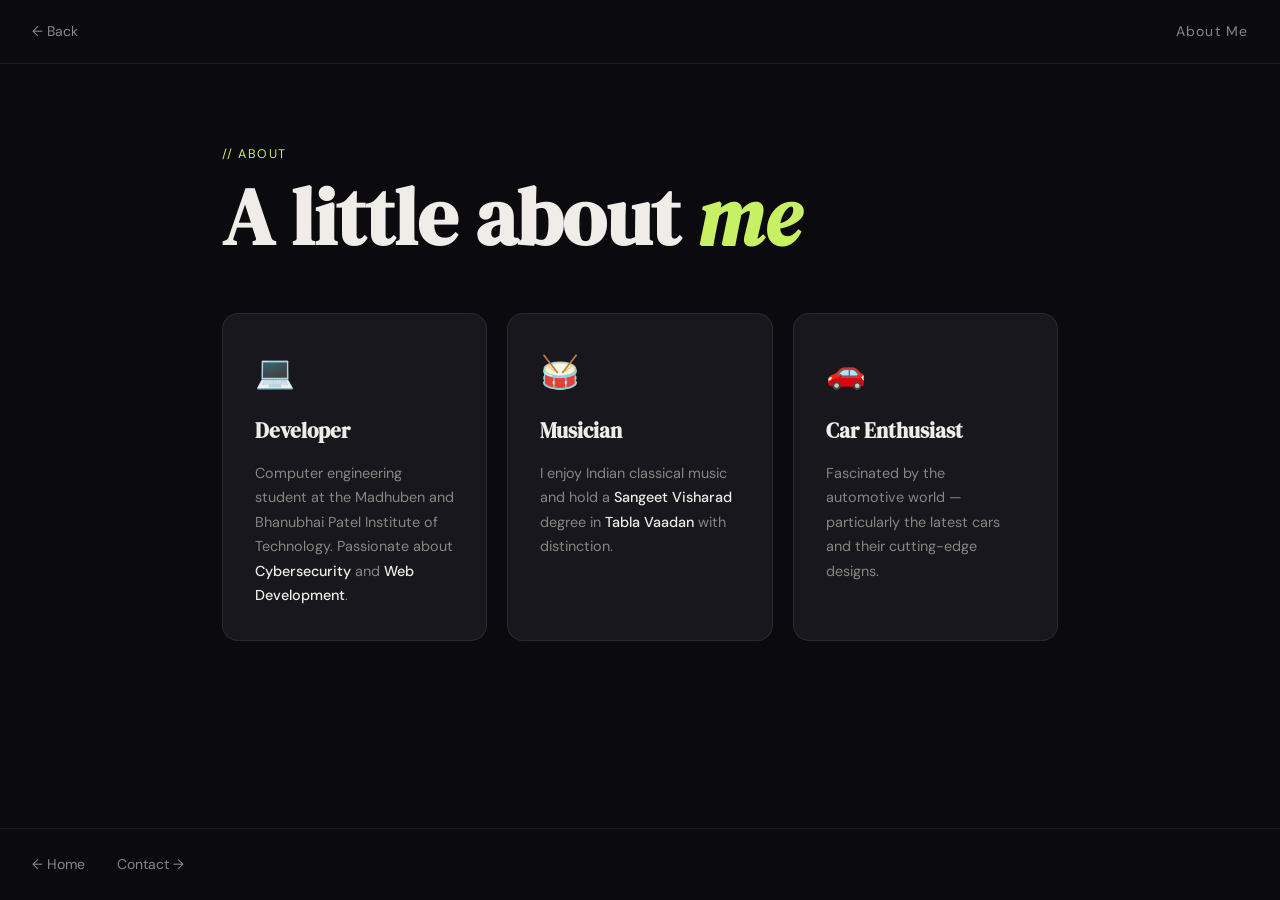
<file: public/about.html>
<!DOCTYPE html>
<html lang="en">
<head>
  <meta charset="UTF-8" />
  <meta name="viewport" content="width=device-width, initial-scale=1.0" />
  <title>About — Adit Shah</title>
  <link rel="preconnect" href="https://fonts.googleapis.com" />
  <link rel="preconnect" href="https://fonts.gstatic.com" crossorigin />
  <link href="https://fonts.googleapis.com/css2?family=DM+Serif+Display:ital@0;1&family=DM+Sans:wght@300;400;500&display=swap" rel="stylesheet" />
  <link rel="stylesheet" href="./style3.css" />
</head>
<body>
  <nav>
    <a class="nav-logo" href="../index.html">← Back</a>
    <span class="nav-title">About Me</span>
  </nav>

  <main>
    <div class="page-header">
      <div class="label">// About</div>
      <h1>A little about <em>me</em></h1>
    </div>

    <div class="about-grid">
      <div class="about-card">
        <div class="about-icon">💻</div>
        <h2>Developer</h2>
        <p>Computer engineering student at the Madhuben and Bhanubhai Patel Institute of Technology. Passionate about <strong>Cybersecurity</strong> and <strong>Web Development</strong>.</p>
      </div>
      <div class="about-card">
        <div class="about-icon">🥁</div>
        <h2>Musician</h2>
        <p>I enjoy Indian classical music and hold a <strong>Sangeet Visharad</strong> degree in <strong>Tabla Vaadan</strong> with distinction.</p>
      </div>
      <div class="about-card">
        <div class="about-icon">🚗</div>
        <h2>Car Enthusiast</h2>
        <p>Fascinated by the automotive world — particularly the latest cars and their cutting-edge designs.</p>
      </div>
    </div>
  </main>

  <footer>
    <a href="../index.html">← Home</a>
    <a href="./contact.html">Contact →</a>
  </footer>
</body>
</html>
</file>
<file: public/style3.css>
*, *::before, *::after { box-sizing: border-box; margin: 0; padding: 0; }

:root {
  --bg: #0b0b0f;
  --surface: #131318;
  --border: rgba(255,255,255,0.08);
  --accent: #c8f064;
  --text: #f0ede8;
  --muted: #888682;
  --card-bg: #17171d;
}

body {
  background: var(--bg);
  color: var(--text);
  font-family: 'DM Sans', sans-serif;
  line-height: 1.65;
  min-height: 100svh;
  display: flex;
  flex-direction: column;
}

nav {
  display: flex;
  align-items: center;
  padding: 1.25rem 2rem;
  border-bottom: 1px solid var(--border);
  justify-content: space-between;
}
.nav-logo {
  color: var(--muted);
  text-decoration: none;
  font-size: 0.875rem;
  transition: color 0.2s;
}
.nav-logo:hover { color: var(--text); }
.nav-title {
  font-size: 0.875rem;
  color: var(--muted);
  letter-spacing: 0.08em;
}

main {
  max-width: 900px;
  margin: 0 auto;
  padding: 5rem 2rem;
  flex: 1;
}

.page-header { margin-bottom: 3.5rem; }

.label {
  font-size: 0.78rem;
  color: var(--accent);
  letter-spacing: 0.12em;
  margin-bottom: 0.75rem;
  text-transform: uppercase;
}

h1 {
  font-family: 'DM Serif Display', serif;
  font-size: clamp(2.5rem, 7vw, 5rem);
  color: var(--text);
  line-height: 1;
}
h1 em { color: var(--accent); font-style: italic; }

.about-grid {
  display: grid;
  grid-template-columns: repeat(auto-fit, minmax(240px, 1fr));
  gap: 1.25rem;
}

.about-card {
  background: var(--card-bg);
  border: 1px solid var(--border);
  border-radius: 16px;
  padding: 2rem;
  transition: border-color 0.3s, transform 0.3s;
}
.about-card:hover {
  border-color: rgba(200,240,100,0.3);
  transform: translateY(-4px);
}

.about-icon {
  font-size: 2rem;
  margin-bottom: 1rem;
  display: block;
}

.about-card h2 {
  font-family: 'DM Serif Display', serif;
  font-size: 1.3rem;
  color: var(--text);
  margin-bottom: 0.75rem;
}

.about-card p {
  color: var(--muted);
  font-size: 0.9rem;
  line-height: 1.7;
}

.about-card strong { color: var(--text); font-weight: 500; }

footer {
  border-top: 1px solid var(--border);
  padding: 1.5rem 2rem;
  display: flex;
  gap: 2rem;
}
footer a {
  color: var(--muted);
  text-decoration: none;
  font-size: 0.875rem;
  transition: color 0.2s;
}
footer a:hover { color: var(--accent); }
</file>
